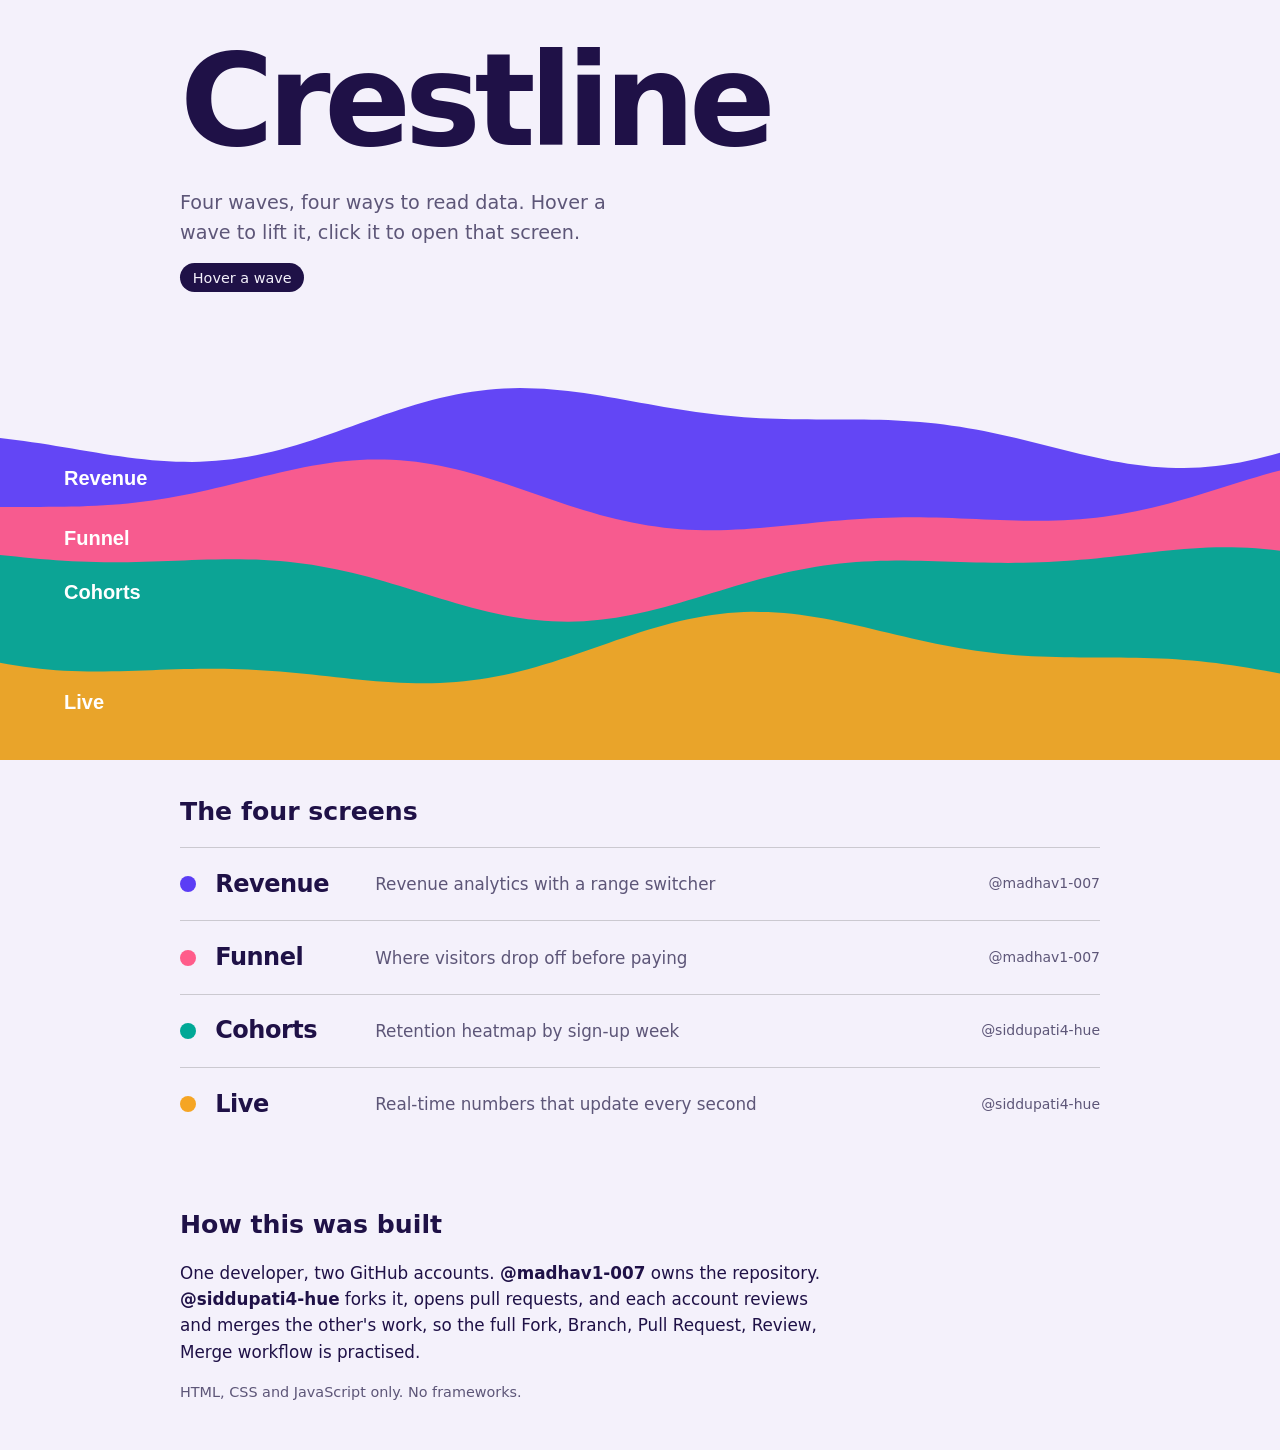
<file: index.html>
<!DOCTYPE html>
<html lang="en">
<head>
<meta charset="UTF-8">
<meta name="viewport" content="width=device-width, initial-scale=1">
<title>Crestline – Four waves, four ways to read data</title>
<link rel="stylesheet" href="style.css">
</head>
<body>
<header class="hero">
  <canvas id="stage" aria-hidden="true"></canvas>
  <div class="head">
    <h1>Crestline</h1>
    <p class="lede">Four waves, four ways to read data. Hover a wave to lift it, click it to open that screen.</p>
    <span id="label" class="chip" aria-live="polite">Hover a wave</span>
  </div>
</header>

<main class="tour">
  <h2>The four screens</h2>
  <a href="revenue/index.html" style="--c:#5b3df5"><b>Revenue</b><span>Revenue analytics with a range switcher</span><small>@madhav1-007</small></a>
  <a href="funnel/index.html" style="--c:#ff5c8a"><b>Funnel</b><span>Where visitors drop off before paying</span><small>@madhav1-007</small></a>
  <a href="cohort/index.html" style="--c:#00a896"><b>Cohorts</b><span>Retention heatmap by sign-up week</span><small>@siddupati4-hue</small></a>
  <a href="live/index.html" style="--c:#f5a524"><b>Live</b><span>Real-time numbers that update every second</span><small>@siddupati4-hue</small></a>
</main>

<footer>
  <h2>How this was built</h2>
  <p>One developer, two GitHub accounts. <b>@madhav1-007</b> owns the repository. <b>@siddupati4-hue</b> forks it, opens pull requests, and each account reviews and merges the other's work, so the full Fork, Branch, Pull Request, Review, Merge workflow is practised.</p>
  <p class="meta">HTML, CSS and JavaScript only. No frameworks.</p>
</footer>
<script src="script.js"></script>
</body>
</html>
</file>
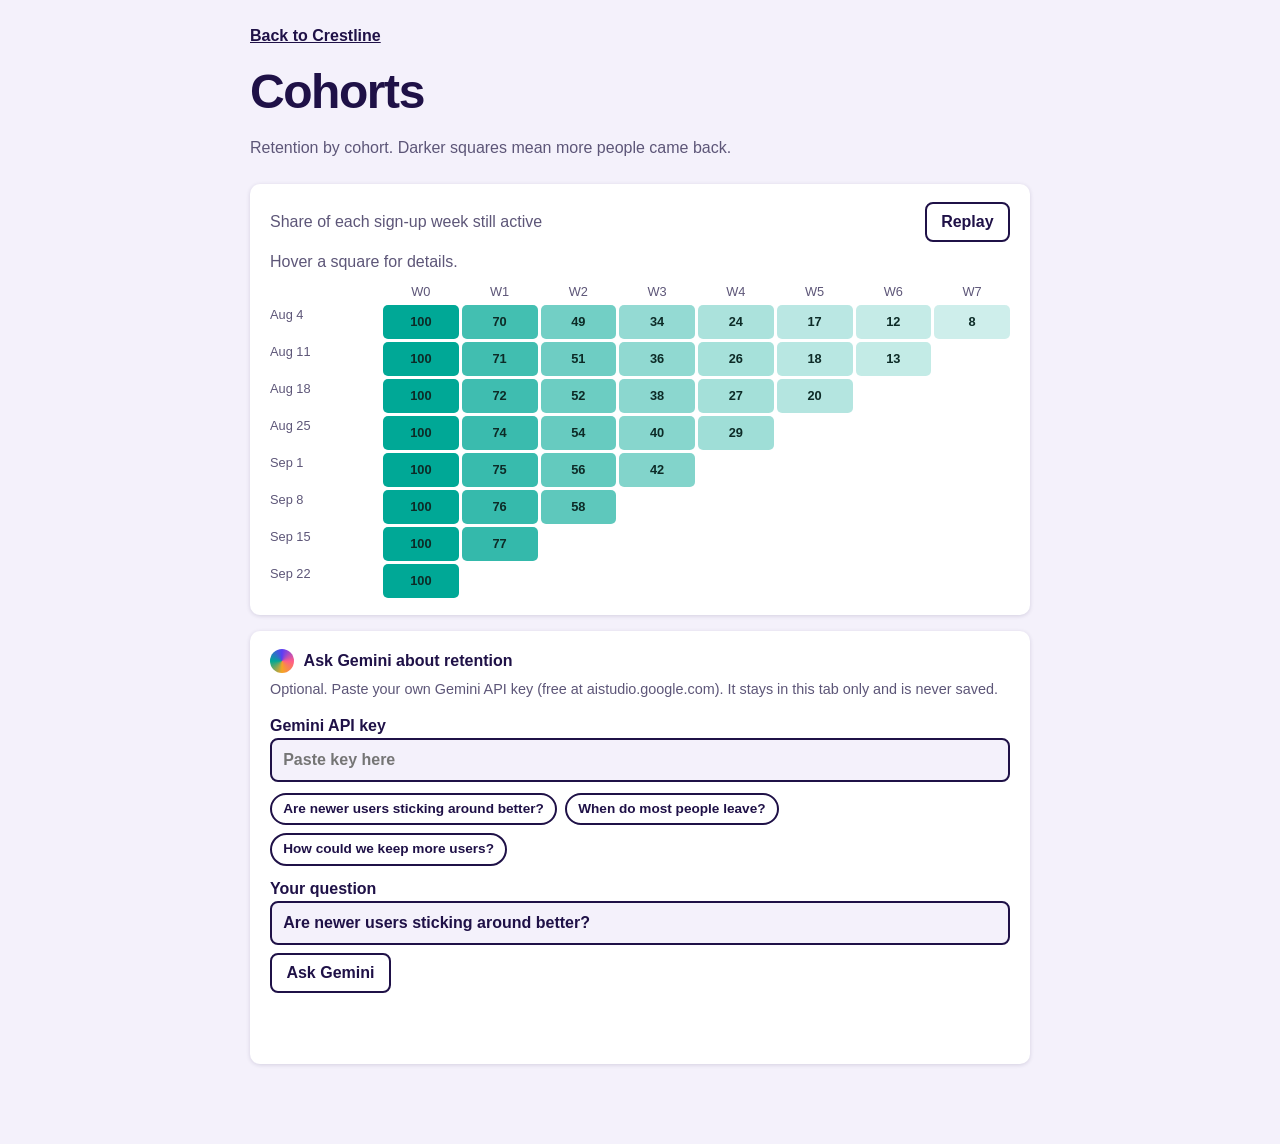
<file: cohort/index.html>
<!DOCTYPE html>
<html lang="en"><head><meta charset="UTF-8"><meta name="viewport" content="width=device-width, initial-scale=1">
<title>Cohorts – Crestline</title><link rel="stylesheet" href="style.css"></head>
<body><div class="wrap"><a class="back" href="../index.html">Back to Crestline</a>
<h1>Cohorts</h1><p class="sub">Retention by cohort. Darker squares mean more people came back.</p>
<div class="card"><div class="row"><span class="sub" style="margin:0">Share of each sign-up week still active</span><button id="replay">Replay</button></div>
<div class="read" id="read" aria-live="polite" style="margin:.5rem 0">Hover a square for details.</div><div class="grid" id="grid"></div></div>
</div><script src="../shared/ask-gemini.js"></script><script src="script.js"></script></body></html>
</file>
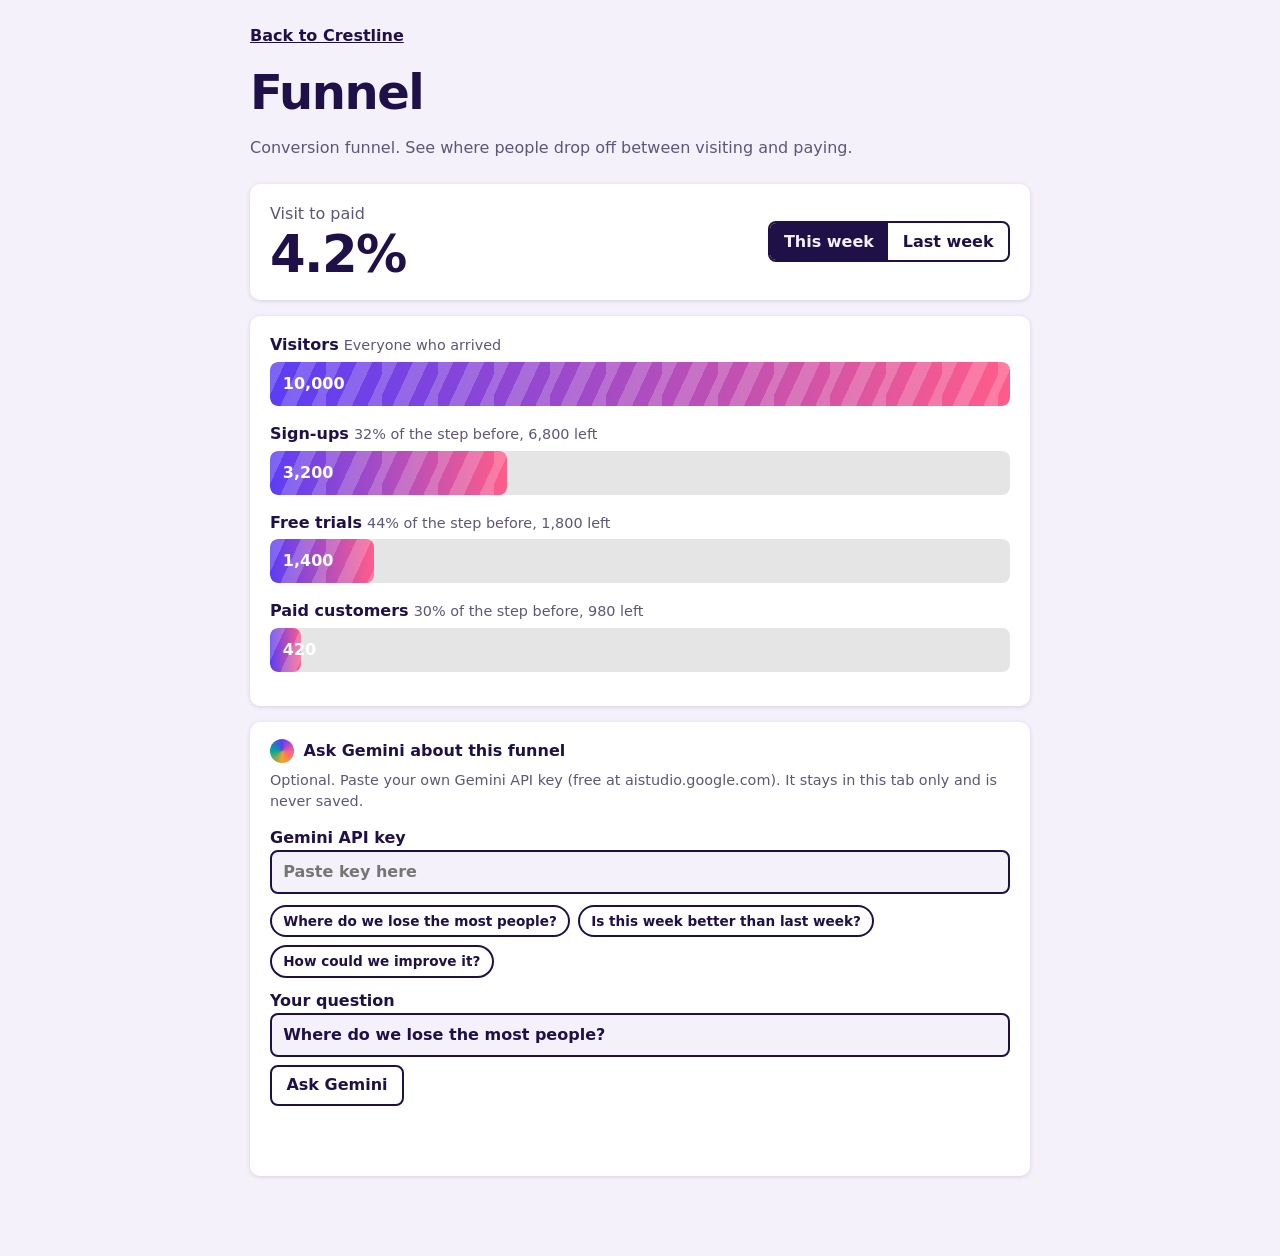
<file: funnel/index.html>
<!DOCTYPE html>
<html lang="en"><head><meta charset="UTF-8"><meta name="viewport" content="width=device-width, initial-scale=1">
<title>Funnel – Crestline</title><link rel="stylesheet" href="style.css"></head>
<body><div class="wrap"><a class="back" href="../index.html">Back to Crestline</a>
<h1>Funnel</h1><p class="sub">Conversion funnel. See where people drop off between visiting and paying.</p>
<div class="card"><div class="row"><div><div class="sub" style="margin:0">Visit to paid</div><div class="big" id="rate"></div></div>
<div class="seg" role="group" aria-label="Week"><button data-s="week" aria-pressed="true">This week</button><button data-s="last" aria-pressed="false">Last week</button></div></div></div>
<div class="card" id="stages"></div>
</div><script src="../shared/ask-gemini.js"></script><script src="script.js"></script></body></html>
</file>
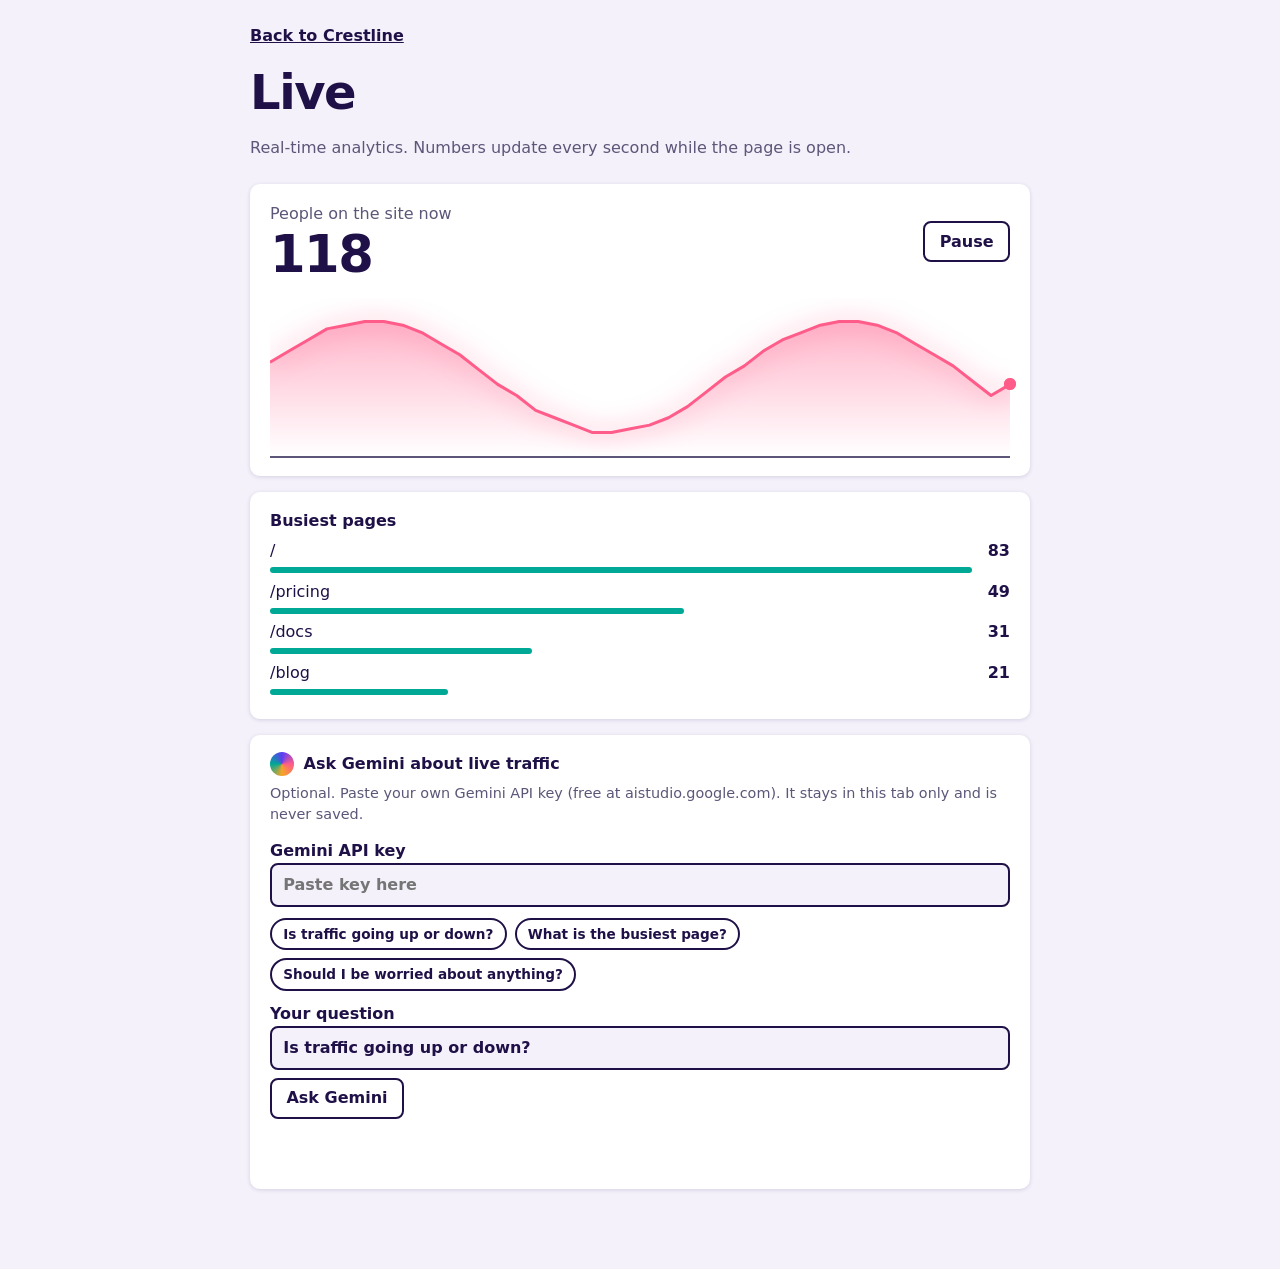
<file: live/index.html>
<!DOCTYPE html>
<html lang="en"><head><meta charset="UTF-8"><meta name="viewport" content="width=device-width, initial-scale=1">
<title>Live – Crestline</title><link rel="stylesheet" href="style.css"></head>
<body><div class="wrap"><a class="back" href="../index.html">Back to Crestline</a>
<h1>Live</h1><p class="sub">Real-time analytics. Numbers update every second while the page is open.</p>
<div class="card"><div class="row"><div><div class="sub" style="margin:0">People on the site now</div><div class="big" id="now">0</div></div><button id="pause" aria-pressed="false">Pause</button></div>
<div class="plot"><svg viewBox="0 0 600 160" preserveAspectRatio="none" aria-hidden="true"><defs><linearGradient id="g" x1="0" y1="0" x2="0" y2="1"><stop offset="0" style="stop-color:var(--pink);stop-opacity:.45"/><stop offset="1" style="stop-color:var(--pink);stop-opacity:0"/></linearGradient></defs><polygon id="area" fill="url(#g)"/><polyline class="line" id="line"/></svg><span class="ping" id="ping"></span></div></div>
<div class="card"><b>Busiest pages</b><div id="pages"></div></div>
</div><script src="../shared/ask-gemini.js"></script><script src="script.js"></script></body></html>
</file>
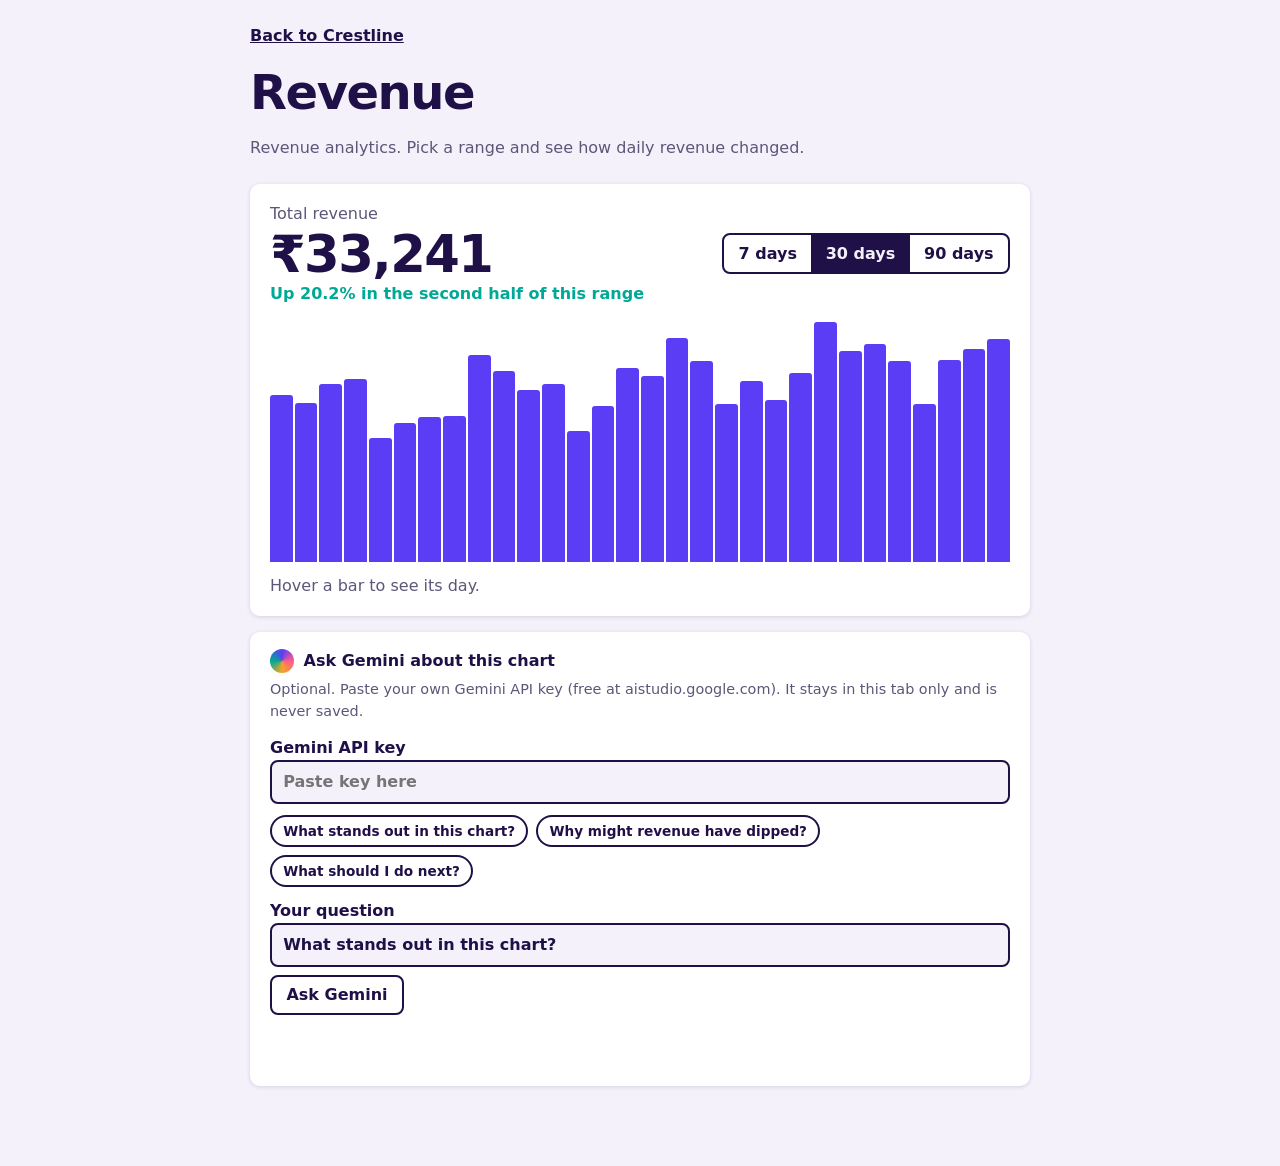
<file: revenue/index.html>
<!DOCTYPE html>
<html lang="en"><head><meta charset="UTF-8"><meta name="viewport" content="width=device-width, initial-scale=1">
<title>Revenue – Crestline</title><link rel="stylesheet" href="style.css"></head>
<body><div class="wrap"><a class="back" href="../index.html">Back to Crestline</a>
<h1>Revenue</h1><p class="sub">Revenue analytics. Pick a range and see how daily revenue changed.</p>
<div class="card"><div class="row"><div><div class="sub" style="margin:0">Total revenue</div><div class="big" id="total">0</div><div id="delta"></div></div>
<div class="seg" role="group" aria-label="Date range"><button data-n="7" aria-pressed="false">7 days</button><button data-n="30" aria-pressed="true">30 days</button><button data-n="90" aria-pressed="false">90 days</button></div></div>
<div class="chart" id="chart" role="img" aria-label="Daily revenue bar chart"></div><div class="read" id="read" aria-live="polite">Hover a bar to see its day.</div></div>
</div><script src="../shared/ask-gemini.js"></script><script src="script.js"></script></body></html>
</file>
<file: style.css>
:root{--bg:#f4f1fb;--ink:#1f1147;--muted:#5d5678;--f:"Sora","Segoe UI",system-ui,sans-serif}
@media (prefers-color-scheme:dark){:root{--bg:#150d2e;--ink:#f1ecff;--muted:#b3a9d6}}
*{box-sizing:border-box}
body{margin:0;background:var(--bg);color:var(--ink);font:1.05rem/1.55 var(--f)}
.hero{position:relative;height:min(100vh,760px);min-height:520px;overflow:hidden}
#stage{position:absolute;inset:0;width:100%;height:100%}
.head{position:relative;padding:2.5rem 1.25rem 0;max-width:960px;margin:0 auto;pointer-events:none}
h1{font-size:clamp(3.2rem,13vw,8rem);line-height:.95;margin:0;letter-spacing:-.05em;font-weight:800}
.lede{max-width:36ch;color:var(--muted);font-size:1.2rem;margin:1rem 0}
.chip{display:inline-block;background:var(--ink);color:var(--bg);padding:.2rem .8rem;border-radius:99px;font-size:.9rem}
.tour,footer{max-width:960px;margin:0 auto;padding:2rem 1.25rem}
.tour h2,footer h2{margin:0 0 1rem}
.tour a{display:grid;grid-template-columns:1.2rem 9rem 1fr auto;gap:1rem;align-items:center;padding:1.1rem 0;border-top:1px solid rgba(127,127,127,.35);color:var(--ink);text-decoration:none;transition:padding-left .25s}
.tour a::before{content:"";width:1rem;height:1rem;border-radius:50%;background:var(--c)}
.tour a:hover,.tour a:focus-visible{padding-left:.8rem;outline:none}
.tour a:focus-visible b{text-decoration:underline}
.tour b{font-size:1.5rem;letter-spacing:-.02em}
.tour span{color:var(--muted)}.tour small{color:var(--muted)}
footer p{max-width:60ch}.meta{color:var(--muted);font-size:.9rem}
@media (max-width:700px){.tour a{grid-template-columns:1.2rem 1fr}.tour span,.tour small{grid-column:2}}
.head h1{overflow:hidden;padding-bottom:.08em}
.l{display:inline-block;transform:translateY(110%);animation:rise .9s cubic-bezier(.2,.9,.2,1) forwards;animation-delay:calc(var(--i)*80ms)}
@keyframes rise{to{transform:none}}
.js .tour a{opacity:0;transform:translateX(-40px)}
.js .tour a.in{opacity:1;transform:none;transition:opacity .6s,transform .6s cubic-bezier(.2,.9,.2,1),padding-left .25s}
@media (prefers-reduced-motion:reduce){.l{animation:none;transform:none}.js .tour a{opacity:1;transform:none}}
.head h1{overflow:visible}
.l{transform:none;animation:bob 2.8s ease-in-out infinite;animation-delay:calc(var(--i)*-.3s)}
@keyframes bob{50%{transform:translateY(-.07em)}}
#stage{touch-action:pan-y}
@media (prefers-reduced-motion:reduce){.l{animation:none}}
</file>
<file: cohort/style.css>
:root{--bg:#f4f1fb;--ink:#1f1147;--muted:#5d5678;--violet:#5b3df5;--pink:#ff5c8a;--teal:#00a896;--amber:#f5a524;--card:#fff;--f:"Arial","Segoe UI",sans-serif}
@media (prefers-color-scheme:dark){:root{--bg:#150d2e;--ink:#f1ecff;--muted:#b3a9d6;--card:#20154a}}
*{box-sizing:border-box}body{margin:0;background:var(--bg);color:var(--ink);font:1rem/1.5 var(--f)}
.wrap{max-width:820px;margin:0 auto;padding:1.5rem 1.25rem 4rem}
a.back{color:var(--ink);font-weight:600}h1{font-size:clamp(2rem,6vw,3rem);letter-spacing:-.03em;margin:.5rem 0}
.sub{color:var(--muted);margin:0 0 1.5rem}
.card{background:var(--card);border-radius:10px;padding:1.1rem 1.25rem;margin-bottom:1rem;box-shadow:0 1px 4px rgba(31,17,71,.15)}
.big{font-size:clamp(2rem,7vw,3.2rem);font-weight:800;letter-spacing:-.03em;line-height:1.1}
.up{color:var(--teal);font-weight:700}.down{color:var(--pink);font-weight:700}
.seg{display:inline-flex;border:2px solid var(--ink);border-radius:8px;overflow:hidden}
.seg button{border:0;border-radius:0}
button{font:inherit;font-weight:600;padding:.4rem .9rem;border:2px solid var(--ink);border-radius:8px;background:transparent;color:var(--ink);cursor:pointer}
button[aria-pressed=true]{background:var(--ink);color:var(--bg)}
button:focus-visible,a:focus-visible{outline:3px solid var(--amber);outline-offset:2px}
.row{display:flex;gap:.75rem;flex-wrap:wrap;align-items:center;justify-content:space-between}
.read{min-height:1.5em;color:var(--muted);margin-top:.75rem}
@media (prefers-reduced-motion:reduce){*{animation:none!important;transition:none!important}}
.grid{display:grid;grid-template-columns:110px repeat(8,1fr);gap:3px;font-size:.8rem;overflow-x:auto;min-width:0}
.grid .h{color:var(--muted);text-align:center}.grid .l{color:var(--muted)}
.c{height:34px;border-radius:5px;display:flex;align-items:center;justify-content:center;font-weight:600;color:#0d2b27;opacity:0;transform:scale(.6);transition:opacity .4s,transform .4s;cursor:default}
.c.in{opacity:1;transform:none}.c.e{background:transparent}
@media (max-width:600px){.grid{grid-template-columns:80px repeat(8,40px);font-size:.7rem}}
.c.in.dim{opacity:.22}.c.in{box-shadow:0 0 0 0 transparent}.c.in:not(.dim):hover{transform:scale(1.18);z-index:1}
</file>
<file: funnel/style.css>
:root{--bg:#f4f1fb;--ink:#1f1147;--muted:#5d5678;--violet:#5b3df5;--pink:#ff5c8a;--teal:#00a896;--amber:#f5a524;--card:#fff;--f:"Sora","Segoe UI",system-ui,sans-serif}
@media (prefers-color-scheme:dark){:root{--bg:#150d2e;--ink:#f1ecff;--muted:#b3a9d6;--card:#20154a}}
*{box-sizing:border-box}body{margin:0;background:var(--bg);color:var(--ink);font:1rem/1.5 var(--f)}
.wrap{max-width:820px;margin:0 auto;padding:1.5rem 1.25rem 4rem}
a.back{color:var(--ink);font-weight:600}h1{font-size:clamp(2rem,6vw,3rem);letter-spacing:-.03em;margin:.5rem 0}
.sub{color:var(--muted);margin:0 0 1.5rem}
.card{background:var(--card);border-radius:10px;padding:1.1rem 1.25rem;margin-bottom:1rem;box-shadow:0 1px 4px rgba(31,17,71,.15)}
.big{font-size:clamp(2rem,7vw,3.2rem);font-weight:800;letter-spacing:-.03em;line-height:1.1}
.up{color:var(--teal);font-weight:700}.down{color:var(--pink);font-weight:700}
.seg{display:inline-flex;border:2px solid var(--ink);border-radius:8px;overflow:hidden}
.seg button{border:0;border-radius:0}
button{font:inherit;font-weight:600;padding:.4rem .9rem;border:2px solid var(--ink);border-radius:8px;background:transparent;color:var(--ink);cursor:pointer}
button[aria-pressed=true]{background:var(--ink);color:var(--bg)}
button:focus-visible,a:focus-visible{outline:3px solid var(--amber);outline-offset:2px}
.row{display:flex;gap:.75rem;flex-wrap:wrap;align-items:center;justify-content:space-between}
.read{min-height:1.5em;color:var(--muted);margin-top:.75rem}
@media (prefers-reduced-motion:reduce){*{animation:none!important;transition:none!important}}
.stage{margin-bottom:1rem}.track{background:rgba(127,127,127,.2);border-radius:8px;height:44px;margin-top:.3rem;overflow:hidden}
.fill{height:100%;width:0;background:linear-gradient(90deg,var(--violet),var(--pink));border-radius:8px;transition:width .9s cubic-bezier(.2,.8,.2,1);display:flex;align-items:center;padding-left:.8rem;color:#fff;font-weight:700;white-space:nowrap}
.note{color:var(--muted);font-size:.9rem}

.fill{background:repeating-linear-gradient(115deg,rgba(255,255,255,.2) 0 14px,transparent 14px 28px),linear-gradient(90deg,var(--violet),var(--pink));background-size:56px 100%,100% 100%;animation:flow 2s linear infinite}
@keyframes flow{to{background-position:56px 0,0 0}}
</file>
<file: live/style.css>
:root{--bg:#f4f1fb;--ink:#1f1147;--muted:#5d5678;--violet:#5b3df5;--pink:#ff5c8a;--teal:#00a896;--amber:#f5a524;--card:#fff;--f:"Sora","Segoe UI",system-ui,sans-serif}
@media (prefers-color-scheme:dark){:root{--bg:#150d2e;--ink:#f1ecff;--muted:#b3a9d6;--card:#20154a}}
*{box-sizing:border-box}body{margin:0;background:var(--bg);color:var(--ink);font:1rem/1.5 var(--f)}
.wrap{max-width:820px;margin:0 auto;padding:1.5rem 1.25rem 4rem}
a.back{color:var(--ink);font-weight:600}h1{font-size:clamp(2rem,6vw,3rem);letter-spacing:-.03em;margin:.5rem 0}
.sub{color:var(--muted);margin:0 0 1.5rem}
.card{background:var(--card);border-radius:10px;padding:1.1rem 1.25rem;margin-bottom:1rem;box-shadow:0 1px 4px rgba(31,17,71,.15)}
.big{font-size:clamp(2rem,7vw,3.2rem);font-weight:800;letter-spacing:-.03em;line-height:1.1}
.up{color:var(--teal);font-weight:700}.down{color:var(--pink);font-weight:700}
.seg{display:inline-flex;border:2px solid var(--ink);border-radius:8px;overflow:hidden}
.seg button{border:0;border-radius:0}
button{font:inherit;font-weight:600;padding:.4rem .9rem;border:2px solid var(--ink);border-radius:8px;background:transparent;color:var(--ink);cursor:pointer}
button[aria-pressed=true]{background:var(--ink);color:var(--bg)}
button:focus-visible,a:focus-visible{outline:3px solid var(--amber);outline-offset:2px}
.row{display:flex;gap:.75rem;flex-wrap:wrap;align-items:center;justify-content:space-between}
.read{min-height:1.5em;color:var(--muted);margin-top:.75rem}
@media (prefers-reduced-motion:reduce){*{animation:none!important;transition:none!important}}
.plot{position:relative;height:160px;margin-top:1rem;border-bottom:2px solid var(--muted)}
.plot svg{width:100%;height:100%;display:block}
.line{fill:none;stroke:var(--pink);stroke-width:3;vector-effect:non-scaling-stroke;stroke-linejoin:round}
.ping{position:absolute;right:-6px;width:12px;height:12px;margin-top:-6px;border-radius:50%;background:var(--pink)}
.ping::after{content:"";position:absolute;inset:0;border-radius:50%;background:var(--pink);animation:p 1.2s ease-out infinite}
@keyframes p{to{transform:scale(3.2);opacity:0}}
.pg{display:flex;justify-content:space-between;gap:1rem;margin:.4rem 0}.pg i{display:block;height:6px;border-radius:3px;background:var(--teal);margin-top:4px;transition:width .6s}
.line{filter:drop-shadow(0 0 12px var(--pink))}
</file>
<file: revenue/style.css>
:root{--bg:#f4f1fb;--ink:#1f1147;--muted:#5d5678;--violet:#5b3df5;--pink:#ff5c8a;--teal:#00a896;--amber:#f5a524;--card:#fff;--f:"Sora","Segoe UI",system-ui,sans-serif}
@media (prefers-color-scheme:dark){:root{--bg:#150d2e;--ink:#f1ecff;--muted:#b3a9d6;--card:#20154a}}
*{box-sizing:border-box}body{margin:0;background:var(--bg);color:var(--ink);font:1rem/1.5 var(--f)}
.wrap{max-width:820px;margin:0 auto;padding:1.5rem 1.25rem 4rem}
a.back{color:var(--ink);font-weight:600}h1{font-size:clamp(2rem,6vw,3rem);letter-spacing:-.03em;margin:.5rem 0}
.sub{color:var(--muted);margin:0 0 1.5rem}
.card{background:var(--card);border-radius:10px;padding:1.1rem 1.25rem;margin-bottom:1rem;box-shadow:0 1px 4px rgba(31,17,71,.15)}
.big{font-size:clamp(2rem,7vw,3.2rem);font-weight:800;letter-spacing:-.03em;line-height:1.1}
.up{color:var(--teal);font-weight:700}.down{color:var(--pink);font-weight:700}
.seg{display:inline-flex;border:2px solid var(--ink);border-radius:8px;overflow:hidden}
.seg button{border:0;border-radius:0}
button{font:inherit;font-weight:600;padding:.4rem .9rem;border:2px solid var(--ink);border-radius:8px;background:transparent;color:var(--ink);cursor:pointer}
button[aria-pressed=true]{background:var(--ink);color:var(--bg)}
button:focus-visible,a:focus-visible{outline:3px solid var(--amber);outline-offset:2px}
.row{display:flex;gap:.75rem;flex-wrap:wrap;align-items:center;justify-content:space-between}
.read{min-height:1.5em;color:var(--muted);margin-top:.75rem}
@media (prefers-reduced-motion:reduce){*{animation:none!important;transition:none!important}}
.chart{display:flex;align-items:flex-end;gap:2px;height:240px;margin-top:1rem}
.bar{flex:1;height:0;background:var(--violet);border-radius:3px 3px 0 0;transition:height .7s cubic-bezier(.2,.8,.2,1)}
.bar:hover,.bar.on{background:var(--pink)}

.bar{transition:height .9s cubic-bezier(.34,1.56,.64,1),transform .2s,filter .2s}
.bar:hover,.bar.on{transform:translateY(-10px);filter:drop-shadow(0 0 10px var(--pink))}
</file>
